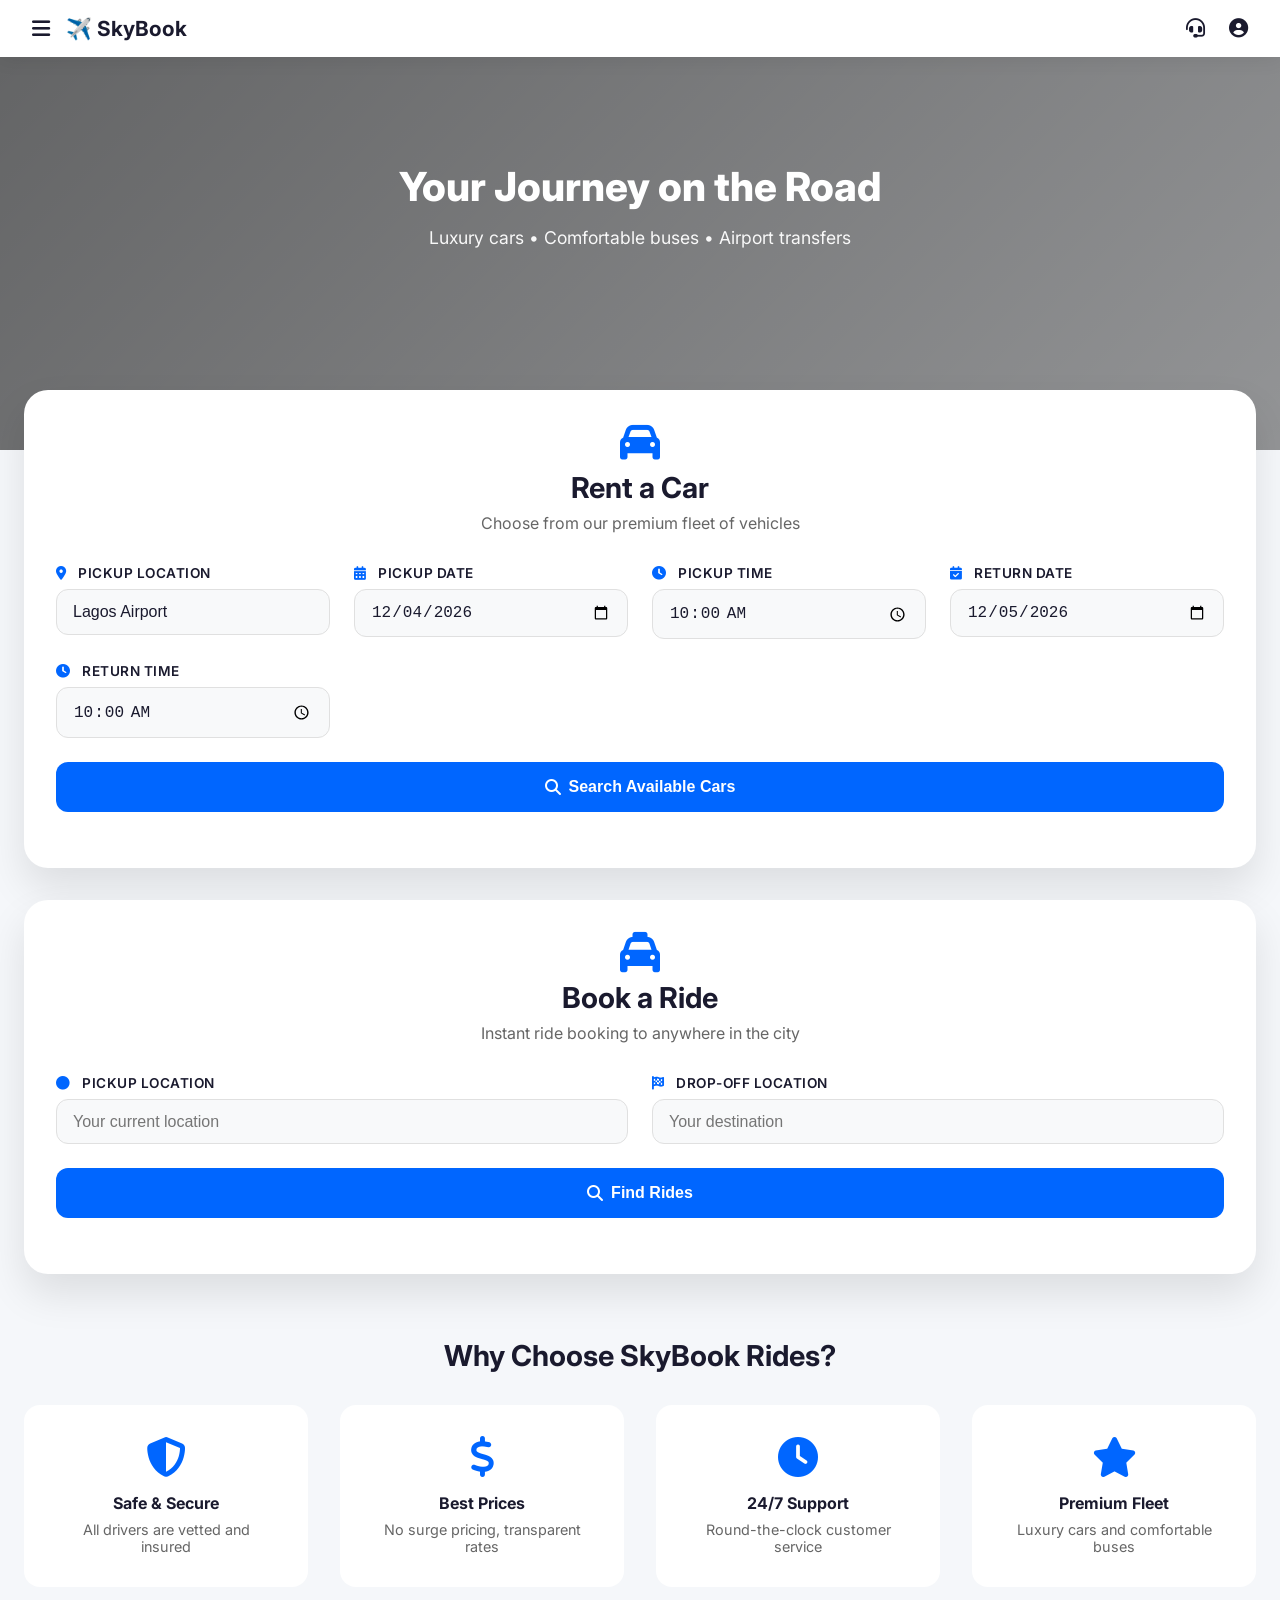
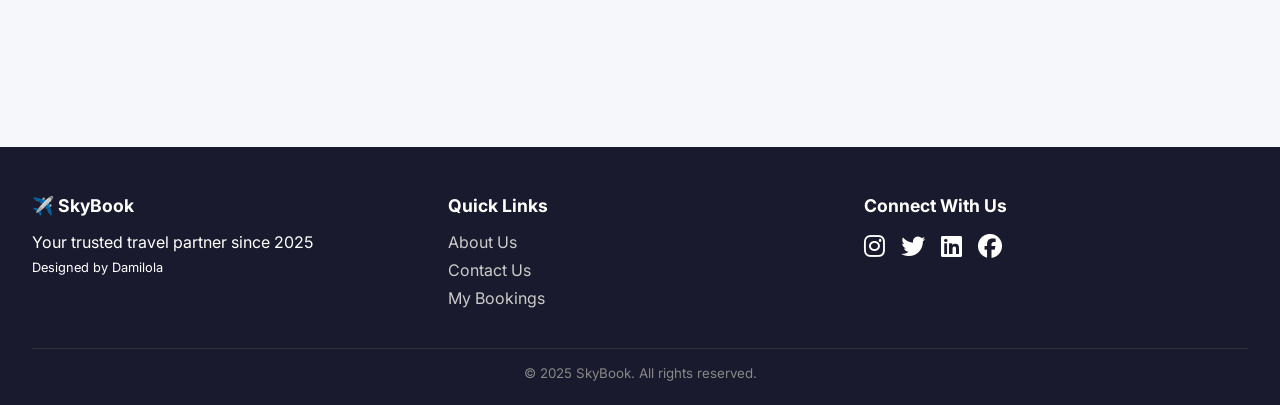
<file: bus.html>
<!DOCTYPE html>
<html lang="en">
<head>
    <meta charset="UTF-8">
    <meta name="viewport" content="width=device-width, initial-scale=1.0, user-scalable=yes">
    <title>SkyBook | Car & Bus Rental</title>
    
    <!-- Icons -->
    <link rel="stylesheet" href="https://cdnjs.cloudflare.com/ajax/libs/font-awesome/6.5.0/css/all.min.css"/>
    
    <!-- Google Fonts -->
    <link href="https://fonts.googleapis.com/css2?family=Inter:wght@300;400;500;600;700;800&display=swap" rel="stylesheet">
    
    <!-- External CSS -->
    <link rel="stylesheet" href="bus.css">
</head>
<body>

<!-- ================= HERO SECTION ================= -->
<div class="hero-bg">
    <div class="hero-overlay"></div>
    <div class="hero-content">
        <h1>Your Journey on the Road</h1>
        <p>Luxury cars • Comfortable buses • Airport transfers</p>
    </div>
</div>

<!-- ================= NAVBAR ================= -->
<header class="navbar">
    <div class="nav-left">
        <i class="fas fa-bars" id="hamburger"></i>
        <span class="brand">✈️ SkyBook</span>
    </div>

    <div class="nav-right">
        <i class="fas fa-headset nav-icon" onclick="openContact()"></i>
        <i class="fas fa-user-circle nav-icon" onclick="openProfile()"></i>
    </div>
</header>

<!-- Hamburger Menu -->
<nav class="hamburger-menu" id="menu">
    <a href="index.html"><i class="fas fa-plane-departure"></i> Flights</a>
    <a href="bus.html"><i class="fas fa-car"></i> Car Rental</a>
    <a href="#" onclick="showHotels(); return false;"><i class="fas fa-hotel"></i> Hotels</a>
    <a href="#" onclick="showBookings(); return false;"><i class="fas fa-ticket-alt"></i> My Bookings</a>
    <a href="#" onclick="openContact(); return false;"><i class="fas fa-headset"></i> Support</a>
</nav>

<!-- ================= MAIN CONTAINER ================= -->
<div class="container">

    <!-- ================= RENT A CAR SECTION ================= -->
    <div class="service-card">
        <div class="card-header">
            <i class="fas fa-car"></i>
            <h2>Rent a Car</h2>
            <p>Choose from our premium fleet of vehicles</p>
        </div>

        <div class="form-grid">
            <div class="field">
                <label><i class="fas fa-map-marker-alt"></i> Pickup Location</label>
                <input type="text" id="rentPickup" placeholder="City or Airport" value="Lagos Airport">
            </div>
            <div class="field">
                <label><i class="fas fa-calendar-alt"></i> Pickup Date</label>
                <input type="date" id="rentPickupDate">
            </div>
            <div class="field">
                <label><i class="fas fa-clock"></i> Pickup Time</label>
                <input type="time" id="rentPickupTime" value="10:00">
            </div>
            <div class="field">
                <label><i class="fas fa-calendar-check"></i> Return Date</label>
                <input type="date" id="rentReturnDate">
            </div>
            <div class="field">
                <label><i class="fas fa-clock"></i> Return Time</label>
                <input type="time" id="rentReturnTime" value="10:00">
            </div>
        </div>

        <button class="search-btn" onclick="searchRentalCars()">
            <i class="fas fa-search"></i> Search Available Cars
        </button>

        <div id="rentResults" class="results"></div>
    </div>

    <!-- ================= BOOK A RIDE SECTION ================= -->
    <div class="service-card">
        <div class="card-header">
            <i class="fas fa-taxi"></i>
            <h2>Book a Ride</h2>
            <p>Instant ride booking to anywhere in the city</p>
        </div>

        <div class="form-grid">
            <div class="field">
                <label><i class="fas fa-circle"></i> Pickup Location</label>
                <input type="text" id="ridePickup" placeholder="Your current location">
            </div>
            <div class="field">
                <label><i class="fas fa-flag-checkered"></i> Drop-off Location</label>
                <input type="text" id="rideDropoff" placeholder="Your destination">
            </div>
        </div>

        <button class="search-btn" onclick="searchRides()">
            <i class="fas fa-search"></i> Find Rides
        </button>

        <div id="rideResults" class="results"></div>
    </div>

    <!-- ================= WHY CHOOSE US ================= -->
    <div class="features-section">
        <h3>Why Choose SkyBook Rides?</h3>
        <div class="features-grid">
            <div class="feature-card">
                <i class="fas fa-shield-alt"></i>
                <h4>Safe & Secure</h4>
                <p>All drivers are vetted and insured</p>
            </div>
            <div class="feature-card">
                <i class="fas fa-dollar-sign"></i>
                <h4>Best Prices</h4>
                <p>No surge pricing, transparent rates</p>
            </div>
            <div class="feature-card">
                <i class="fas fa-clock"></i>
                <h4>24/7 Support</h4>
                <p>Round-the-clock customer service</p>
            </div>
            <div class="feature-card">
                <i class="fas fa-star"></i>
                <h4>Premium Fleet</h4>
                <p>Luxury cars and comfortable buses</p>
            </div>
        </div>
    </div>

</div>

<!-- ================= FOOTER ================= -->
<footer>
    <div class="footer-content">
        <div class="footer-section">
            <h4>✈️ SkyBook</h4>
            <p>Your trusted travel partner since 2025</p>
            <p style="font-size: 0.8rem; margin-top: 0.5rem;">Designed by Damilola</p>
        </div>
        <div class="footer-section">
            <h4>Quick Links</h4>
            <a href="#" onclick="openAbout()">About Us</a>
            <a href="#" onclick="openContact()">Contact Us</a>
            <a href="#" onclick="showBookings()">My Bookings</a>
        </div>
        <div class="footer-section">
            <h4>Connect With Us</h4>
            <div class="social-icons">
                <a href="https://instagram.com" target="_blank"><i class="fab fa-instagram"></i></a>
                <a href="https://twitter.com" target="_blank"><i class="fab fa-twitter"></i></a>
                <a href="https://linkedin.com" target="_blank"><i class="fab fa-linkedin"></i></a>
                <a href="https://facebook.com" target="_blank"><i class="fab fa-facebook"></i></a>
            </div>
        </div>
    </div>
    <small>© 2025 SkyBook. All rights reserved.</small>
</footer>

<!-- ================= MODALS ================= -->
<div id="profileModal" class="modal">
    <div class="modal-content">
        <span class="close-modal" onclick="closeProfile()">&times;</span>
        <h3><i class="fas fa-user-circle"></i> Account</h3>
        <div class="auth-tabs">
            <button class="auth-tab active" onclick="switchAuth('login')">Login</button>
            <button class="auth-tab" onclick="switchAuth('signup')">Sign Up</button>
        </div>
        <form id="loginForm" class="auth-form active">
            <div class="input-group">
                <i class="fas fa-envelope"></i>
                <input type="email" placeholder="Email address" required>
            </div>
            <div class="input-group">
                <i class="fas fa-lock"></i>
                <input type="password" placeholder="Password" required>
            </div>
            <button type="submit" class="auth-submit">Login</button>
            <p class="auth-footer">Forgot password? <a href="#">Reset here</a></p>
        </form>
        <form id="signupForm" class="auth-form">
            <div class="input-group">
                <i class="fas fa-user"></i>
                <input type="text" placeholder="Full name" required>
            </div>
            <div class="input-group">
                <i class="fas fa-envelope"></i>
                <input type="email" placeholder="Email address" required>
            </div>
            <div class="input-group">
                <i class="fas fa-lock"></i>
                <input type="password" placeholder="Password" required>
            </div>
            <div class="input-group">
                <i class="fas fa-check-circle"></i>
                <input type="password" placeholder="Confirm password" required>
            </div>
            <button type="submit" class="auth-submit">Create Account</button>
            <p class="auth-footer">By signing up, you agree to our <a href="#">Terms</a></p>
        </form>
    </div>
</div>

<div id="aboutModal" class="modal">
    <div class="modal-content">
        <span class="close-modal" onclick="closeAbout()">&times;</span>
        <h3>About SkyBook Rides</h3>
        <p><strong>SkyBook</strong> offers premium car rental and ride-hailing services across Nigeria. Our fleet includes luxury sedans, SUVs, and comfortable buses for group travel.</p>
        <br>
        <p>Built with ❤️ by <strong>Damilola</strong></p>
    </div>
</div>

<div id="contactModal" class="modal">
    <div class="modal-content">
        <span class="close-modal" onclick="closeContact()">&times;</span>
        <h3>Contact Us</h3>
        <div class="contact-info">
            <p><i class="fas fa-envelope"></i> rides@skybook.com</p>
            <p><i class="fas fa-phone"></i> +234 (0) 123 456 7890</p>
            <p><i class="fab fa-whatsapp"></i> +234 (0) 800 123 4567</p>
            <p><i class="fas fa-clock"></i> 24/7 Customer Support</p>
        </div>
    </div>
</div>

<!-- External JavaScript -->
<script src="bus.js"></script>
</body>
</html>
</file>
<file: bus.css>
/* ================= BUS PAGE STYLES ================= */
/* Author: Damilola */
/* Version: 2.0 */

* {
    margin: 0;
    padding: 0;
    box-sizing: border-box;
}

body {
    font-family: 'Inter', sans-serif;
    background: #f5f7fa;
    color: #1a1a2e;
    overflow-x: hidden;
}

/* ================= HERO SECTION ================= */
.hero-bg {
    position: relative;
    height: 50vh;
    min-height: 350px;
    background-image: url('https://images.unsplash.com/photo-1549317661-bd32c8ce0db2?w=1600');
    background-size: cover;
    background-position: center;
    background-attachment: fixed;
}

.hero-overlay {
    position: absolute;
    top: 0;
    left: 0;
    right: 0;
    bottom: 0;
    background: linear-gradient(135deg, rgba(0,0,0,0.6) 0%, rgba(0,0,0,0.4) 100%);
}

.hero-content {
    position: relative;
    z-index: 2;
    text-align: center;
    padding-top: 18vh;
    color: white;
}

.hero-content h1 {
    font-size: 2.5rem;
    font-weight: 800;
    margin-bottom: 1rem;
    animation: fadeInUp 0.8s ease;
}

.hero-content p {
    font-size: 1.1rem;
    opacity: 0.95;
    animation: fadeInUp 1s ease;
}

@keyframes fadeInUp {
    from {
        opacity: 0;
        transform: translateY(30px);
    }
    to {
        opacity: 1;
        transform: translateY(0);
    }
}

/* ================= NAVBAR ================= */
.navbar {
    position: fixed;
    top: 0;
    left: 0;
    width: 100%;
    background: white;
    display: flex;
    justify-content: space-between;
    align-items: center;
    padding: 1rem 2rem;
    z-index: 1000;
    box-shadow: 0 2px 20px rgba(0,0,0,0.08);
}

.nav-left {
    display: flex;
    align-items: center;
    gap: 1rem;
}

#hamburger {
    font-size: 1.3rem;
    cursor: pointer;
    color: #1a1a2e;
    transition: color 0.3s;
}

#hamburger:hover {
    color: #0066ff;
}

.brand {
    font-size: 1.3rem;
    font-weight: 700;
    color: #1a1a2e;
}

.nav-right {
    display: flex;
    align-items: center;
    gap: 1.5rem;
}

.nav-icon {
    font-size: 1.2rem;
    cursor: pointer;
    color: #1a1a2e;
    transition: color 0.3s;
}

.nav-icon:hover {
    color: #0066ff;
}

/* ================= HAMBURGER MENU ================= */
.hamburger-menu {
    position: fixed;
    top: 70px;
    left: 20px;
    background: white;
    width: 260px;
    border-radius: 12px;
    display: none;
    flex-direction: column;
    padding: 0.5rem;
    z-index: 1001;
    box-shadow: 0 10px 40px rgba(0,0,0,0.15);
}

.hamburger-menu a {
    padding: 1rem;
    text-decoration: none;
    color: #1a1a2e;
    border-radius: 8px;
    display: flex;
    gap: 1rem;
    align-items: center;
    transition: all 0.3s;
    cursor: pointer;
}

.hamburger-menu a:hover {
    background: #f0f4ff;
    color: #0066ff;
    transform: translateX(5px);
}

/* ================= MAIN CONTAINER ================= */
.container {
    max-width: 1280px;
    margin: -60px auto 0;
    padding: 0 1.5rem 2rem;
    position: relative;
    z-index: 3;
}

/* ================= SERVICE CARDS ================= */
.service-card {
    background: white;
    border-radius: 24px;
    padding: 2rem;
    margin-bottom: 2rem;
    box-shadow: 0 20px 40px rgba(0,0,0,0.1);
}

.card-header {
    text-align: center;
    margin-bottom: 2rem;
}

.card-header i {
    font-size: 2.5rem;
    color: #0066ff;
    margin-bottom: 0.5rem;
}

.card-header h2 {
    font-size: 1.8rem;
    margin-bottom: 0.5rem;
    color: #1a1a2e;
}

.card-header p {
    color: #666;
}

/* ================= FORM GRID ================= */
.form-grid {
    display: grid;
    grid-template-columns: repeat(auto-fit, minmax(240px, 1fr));
    gap: 1.5rem;
    margin-bottom: 1.5rem;
}

.field {
    display: flex;
    flex-direction: column;
    gap: 0.5rem;
}

.field label {
    font-size: 0.85rem;
    font-weight: 600;
    color: #1a1a2e;
    text-transform: uppercase;
    letter-spacing: 0.5px;
}

.field label i {
    margin-right: 0.5rem;
    color: #0066ff;
}

.field input,
.field select {
    padding: 0.8rem 1rem;
    background: #f8f9fa;
    border: 1px solid #e0e0e0;
    border-radius: 12px;
    color: #1a1a2e;
    font-size: 1rem;
    transition: all 0.3s;
}

.field input:focus,
.field select:focus {
    outline: none;
    border-color: #0066ff;
    background: white;
    box-shadow: 0 0 0 3px rgba(0,102,255,0.1);
}

/* ================= SEARCH BUTTON ================= */
.search-btn {
    width: 100%;
    padding: 1rem;
    background: #0066ff;
    border: none;
    border-radius: 12px;
    font-size: 1rem;
    font-weight: 600;
    color: white;
    cursor: pointer;
    transition: all 0.3s;
    display: flex;
    align-items: center;
    justify-content: center;
    gap: 0.5rem;
}

.search-btn:hover {
    background: #0052cc;
    transform: translateY(-2px);
    box-shadow: 0 10px 20px rgba(0,102,255,0.3);
}

/* ================= RESULTS CARDS ================= */
.results {
    margin-top: 1.5rem;
}

.result-card {
    background: #f8f9fa;
    border-radius: 16px;
    padding: 1.2rem;
    margin-bottom: 1rem;
    display: flex;
    justify-content: space-between;
    align-items: center;
    transition: all 0.3s;
    cursor: pointer;
    border: 1px solid #e0e0e0;
}

.result-card:hover {
    transform: translateX(5px);
    border-color: #0066ff;
    box-shadow: 0 5px 15px rgba(0,0,0,0.1);
}

.result-info h3 {
    font-size: 1.1rem;
    margin-bottom: 0.3rem;
    color: #1a1a2e;
}

.result-info p {
    color: #666;
    font-size: 0.85rem;
    margin: 0.2rem 0;
}

.result-price {
    text-align: right;
}

.result-price .price {
    font-size: 1.3rem;
    font-weight: 700;
    color: #0066ff;
}

.book-btn {
    margin-top: 0.5rem;
    padding: 0.5rem 1rem;
    background: #0066ff;
    color: white;
    border: none;
    border-radius: 8px;
    cursor: pointer;
    font-size: 0.85rem;
    transition: all 0.3s;
}

.book-btn:hover {
    background: #0052cc;
    transform: scale(1.05);
}

/* ================= FEATURES ================= */
.features-section {
    margin: 4rem 0;
}

.features-section h3 {
    text-align: center;
    font-size: 1.8rem;
    margin-bottom: 2rem;
    color: #1a1a2e;
}

.features-grid {
    display: grid;
    grid-template-columns: repeat(auto-fit, minmax(220px, 1fr));
    gap: 2rem;
}

.feature-card {
    text-align: center;
    padding: 2rem;
    background: white;
    border-radius: 16px;
    transition: all 0.3s;
}

.feature-card:hover {
    transform: translateY(-5px);
    box-shadow: 0 10px 30px rgba(0,0,0,0.1);
}

.feature-card i {
    font-size: 2.5rem;
    color: #0066ff;
    margin-bottom: 1rem;
}

.feature-card h4 {
    margin-bottom: 0.5rem;
    color: #1a1a2e;
}

.feature-card p {
    color: #666;
    font-size: 0.9rem;
}

/* ================= FOOTER ================= */
footer {
    background: #1a1a2e;
    color: white;
    padding: 3rem 2rem 1.5rem;
    margin-top: 4rem;
}

.footer-content {
    max-width: 1280px;
    margin: 0 auto;
    display: grid;
    grid-template-columns: repeat(auto-fit, minmax(250px, 1fr));
    gap: 2rem;
    margin-bottom: 2rem;
}

.footer-section h4 {
    margin-bottom: 1rem;
    font-size: 1.1rem;
}

.footer-section a {
    display: block;
    color: #ccc;
    text-decoration: none;
    margin-bottom: 0.5rem;
    transition: color 0.3s;
    cursor: pointer;
}

.footer-section a:hover {
    color: #0066ff;
}

.social-icons {
    display: flex;
    gap: 1rem;
}

.social-icons a {
    color: white;
    font-size: 1.5rem;
    transition: all 0.3s;
    text-decoration: none;
}

.social-icons a:hover {
    color: #0066ff;
    transform: translateY(-3px);
}

footer small {
    display: block;
    text-align: center;
    color: #888;
    padding-top: 1rem;
    border-top: 1px solid #333;
}

/* ================= MODALS ================= */
.modal {
    display: none;
    position: fixed;
    top: 0;
    left: 0;
    right: 0;
    bottom: 0;
    background: rgba(0,0,0,0.7);
    z-index: 2000;
    justify-content: center;
    align-items: center;
}

.modal-content {
    background: white;
    padding: 2rem;
    border-radius: 20px;
    width: 90%;
    max-width: 450px;
    position: relative;
    max-height: 90vh;
    overflow-y: auto;
}

.close-modal {
    position: absolute;
    top: 1rem;
    right: 1.5rem;
    font-size: 1.5rem;
    cursor: pointer;
    color: #999;
}

.close-modal:hover {
    color: #333;
}

.modal-content h3 {
    margin-bottom: 1rem;
    color: #1a1a2e;
    text-align: center;
}

/* Auth Styles */
.auth-tabs {
    display: flex;
    gap: 1rem;
    margin-bottom: 1.5rem;
    border-bottom: 2px solid #eee;
}

.auth-tab {
    flex: 1;
    padding: 0.8rem;
    background: none;
    border: none;
    cursor: pointer;
    font-size: 1rem;
    font-weight: 600;
    color: #666;
    transition: all 0.3s;
}

.auth-tab.active {
    color: #0066ff;
    border-bottom: 2px solid #0066ff;
    margin-bottom: -2px;
}

.auth-form {
    display: none;
    flex-direction: column;
    gap: 1rem;
}

.auth-form.active {
    display: flex;
}

.input-group {
    display: flex;
    align-items: center;
    gap: 0.8rem;
    background: #f8f9fa;
    border: 1px solid #e0e0e0;
    border-radius: 12px;
    padding: 0.8rem 1rem;
}

.input-group i {
    color: #999;
}

.input-group input {
    flex: 1;
    border: none;
    background: none;
    outline: none;
    font-size: 0.95rem;
}

.auth-submit {
    padding: 0.8rem;
    background: #0066ff;
    color: white;
    border: none;
    border-radius: 12px;
    cursor: pointer;
    font-weight: 600;
    margin-top: 0.5rem;
}

.auth-submit:hover {
    background: #0052cc;
}

.auth-footer {
    text-align: center;
    font-size: 0.85rem;
    color: #666;
}

.auth-footer a {
    color: #0066ff;
    text-decoration: none;
}

.contact-info p {
    padding: 0.5rem 0;
    display: flex;
    align-items: center;
    gap: 0.8rem;
}

.contact-info i {
    width: 25px;
    color: #0066ff;
}

/* ================= RESPONSIVE ================= */
@media (max-width: 768px) {
    .hero-content h1 {
        font-size: 1.8rem;
    }
    
    .navbar {
        padding: 0.8rem 1rem;
    }
    
    .container {
        padding: 0 1rem;
    }
    
    .service-card {
        padding: 1.5rem;
    }
    
    .form-grid {
        grid-template-columns: 1fr;
        gap: 1rem;
    }
    
    .result-card {
        flex-direction: column;
        text-align: center;
        gap: 0.8rem;
    }
    
    .result-price {
        text-align: center;
    }
    
    .features-grid {
        grid-template-columns: 1fr;
    }
    
    .footer-content {
        grid-template-columns: 1fr;
        text-align: center;
    }
    
    .social-icons {
        justify-content: center;
    }
}

@media (max-width: 480px) {
    .hero-bg {
        height: 40vh;
    }
    
    .hero-content {
        padding-top: 15vh;
    }
    
    .brand {
        font-size: 1rem;
    }
    
    .card-header h2 {
        font-size: 1.3rem;
    }
}
</file>
